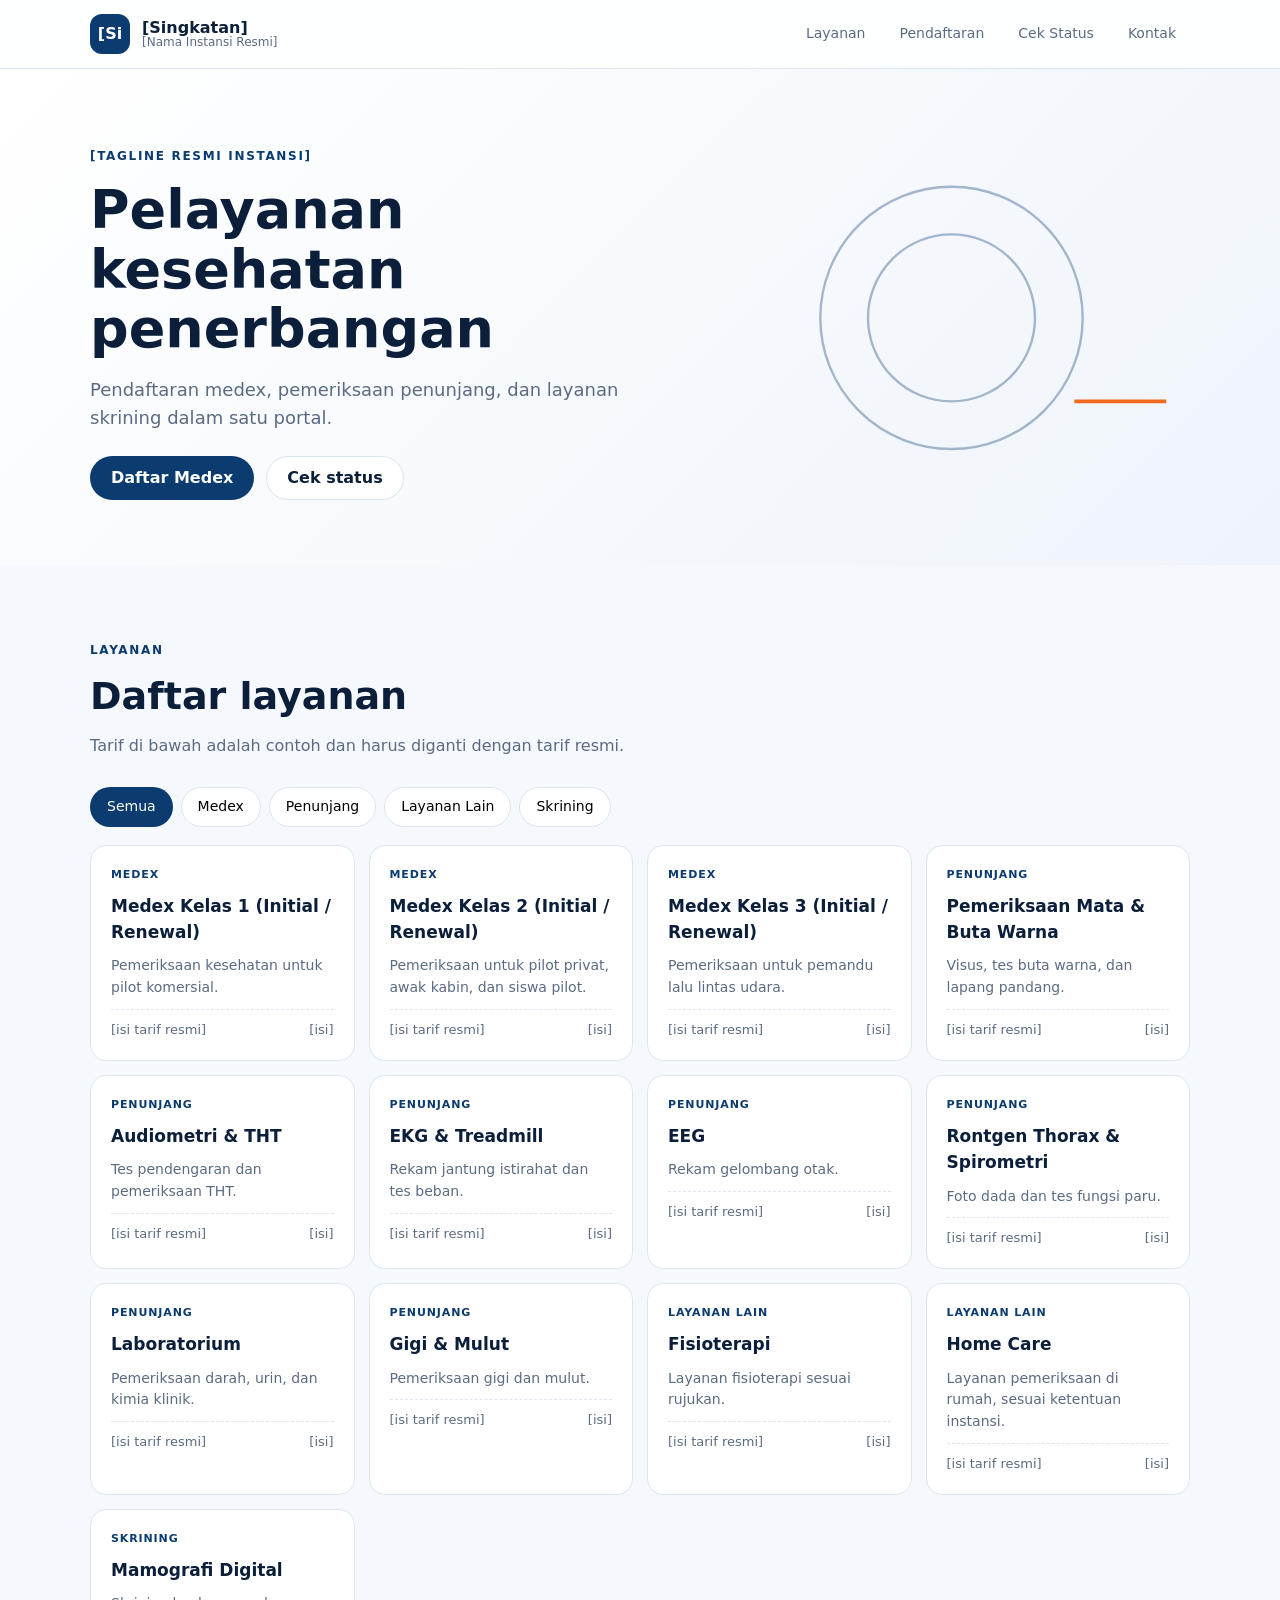
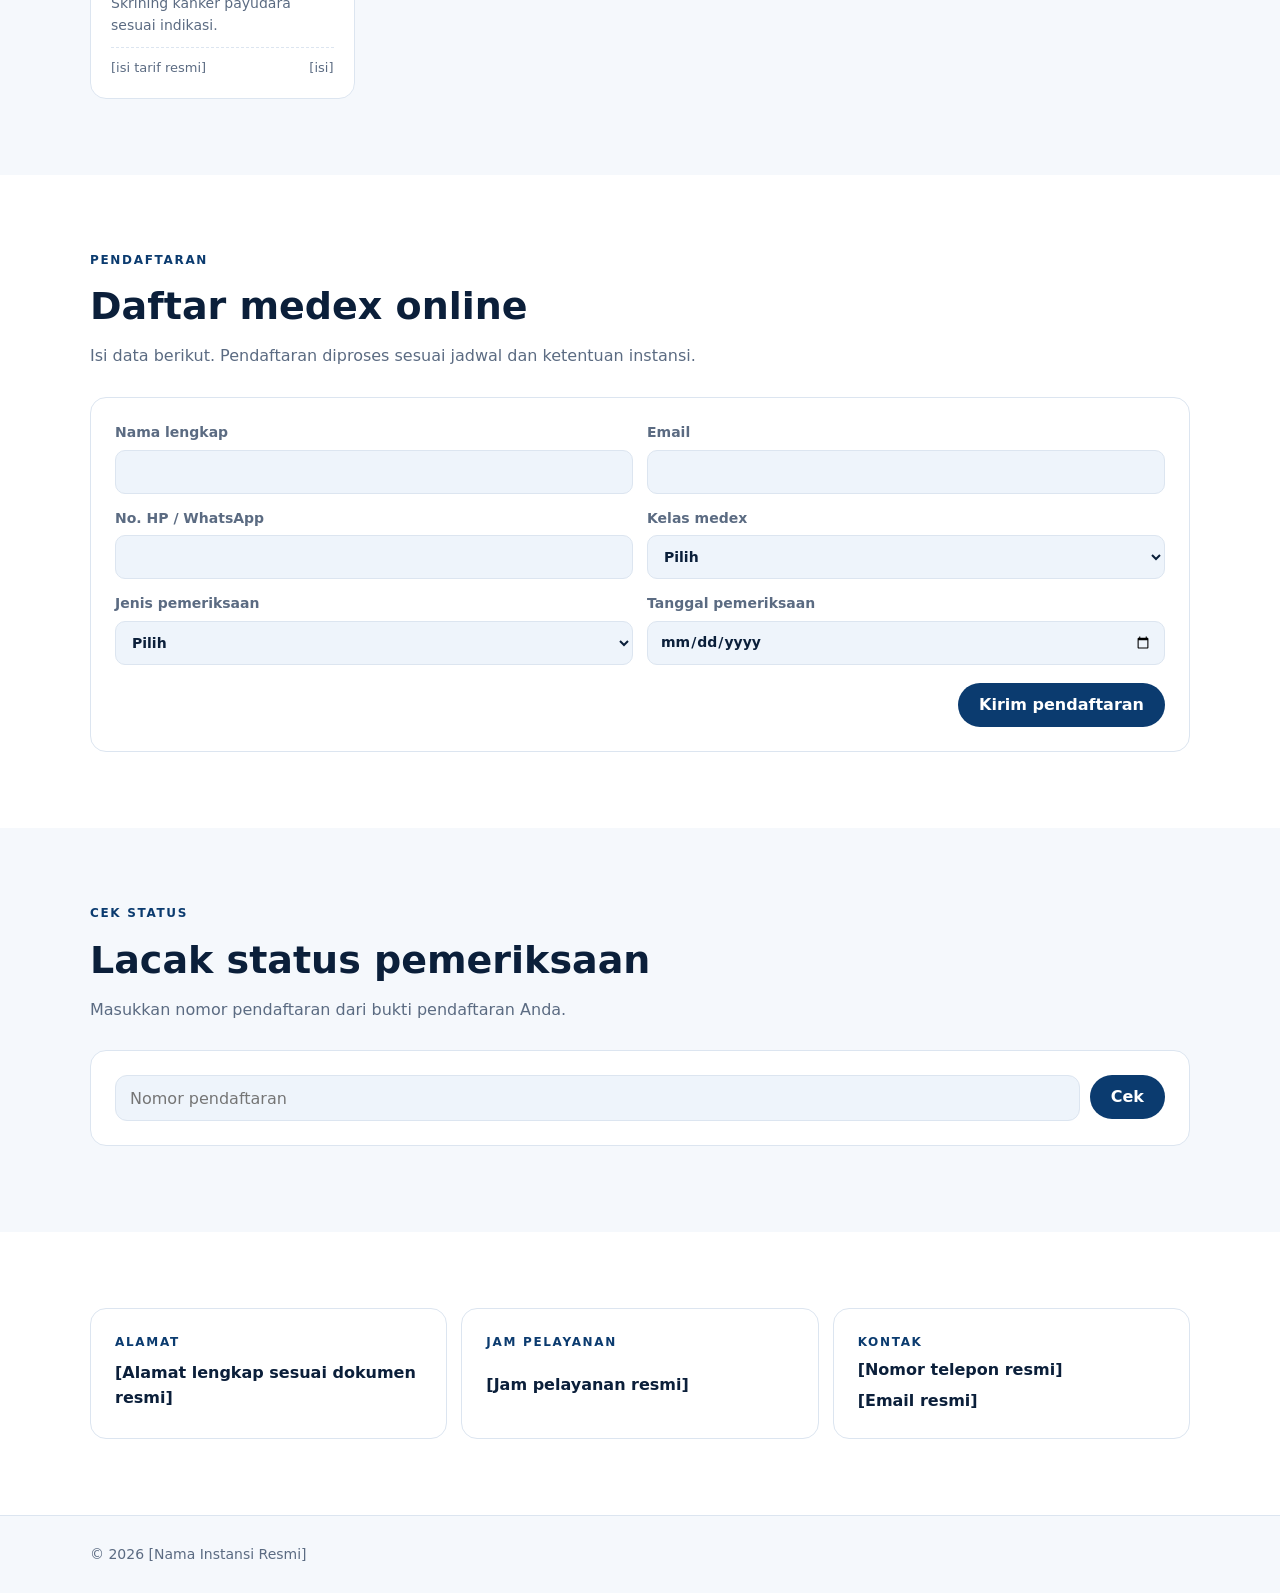
<file: portal-instansi/index.html>
<!doctype html>
<html lang="id">
<head>
  <meta charset="utf-8">
  <meta name="viewport" content="width=device-width,initial-scale=1">
  <title>Portal Pelayanan</title>
  <link rel="stylesheet" href="style.css">
  <script src="config.js"></script>
</head>
<body>
  <header class="topbar" id="topbar">
    <div class="wrap nav">
      <a class="brand" href="#beranda">
        <span class="logo" id="logo"></span>
        <span class="brand-tx"><b id="namaSingkat"></b><small id="namaPanjang"></small></span>
      </a>
      <nav class="menu" aria-label="Menu utama">
        <a href="#layanan">Layanan</a>
        <a href="#pendaftaran">Pendaftaran</a>
        <a href="#status">Cek Status</a>
        <a href="#kontak">Kontak</a>
      </nav>
    </div>
  </header>

  <main>
    <section class="hero" id="beranda">
      <div class="wrap hero-g">
        <div class="hero-tx">
          <span class="eyebrow" id="tagline"></span>
          <h1>Pelayanan kesehatan penerbangan</h1>
          <p class="lead">Pendaftaran medex, pemeriksaan penunjang, dan layanan skrining dalam satu portal.</p>
          <div class="hero-cta">
            <a class="btn btn-main" href="#pendaftaran">Daftar Medex</a>
            <a class="btn" href="#status">Cek status</a>
          </div>
        </div>
        <div class="hero-art" aria-hidden="true">
          <svg viewBox="0 0 400 300">
            <circle class="ring r1" cx="200" cy="150" r="110"/>
            <circle class="ring r2" cx="200" cy="150" r="70"/>
            <path class="pulse" d="M20 220 H120 L140 190 L160 250 L180 120 L200 260 L220 220 H380" fill="none" stroke-width="3" stroke-linejoin="round"/>
          </svg>
        </div>
      </div>
    </section>

    <section class="sec" id="layanan">
      <div class="wrap">
        <div class="sh"><span class="eyebrow">Layanan</span><h2>Daftar layanan</h2><p>Tarif di bawah adalah contoh dan harus diganti dengan tarif resmi.</p></div>
        <div class="filters" id="filters"></div>
        <div class="list" id="daftarLayanan"></div>
      </div>
    </section>

    <section class="sec alt" id="pendaftaran">
      <div class="wrap">
        <div class="sh"><span class="eyebrow">Pendaftaran</span><h2>Daftar medex online</h2><p>Isi data berikut. Pendaftaran diproses sesuai jadwal dan ketentuan instansi.</p></div>
        <form class="form card" id="formDaftar" novalidate>
          <div class="grid2">
            <label>Nama lengkap<input name="nama" required autocomplete="name"></label>
            <label>Email<input name="email" type="email" required autocomplete="email"></label>
            <label>No. HP / WhatsApp<input name="telp" type="tel" required autocomplete="tel"></label>
            <label>Kelas medex
              <select name="kelas" required>
                <option value="">Pilih</option>
                <option>Kelas 1</option><option>Kelas 2</option><option>Kelas 3</option>
              </select>
            </label>
            <label>Jenis pemeriksaan
              <select name="jenis" required>
                <option value="">Pilih</option>
                <option>Initial</option><option>Renewal</option><option>Special</option>
              </select>
            </label>
            <label>Tanggal pemeriksaan<input name="tanggal" type="date" required></label>
          </div>
          <div class="form-foot">
            <p class="msg" id="msgDaftar" role="status"></p>
            <button class="btn btn-main" type="submit">Kirim pendaftaran</button>
          </div>
        </form>
      </div>
    </section>

    <section class="sec" id="status">
      <div class="wrap">
        <div class="sh"><span class="eyebrow">Cek status</span><h2>Lacak status pemeriksaan</h2><p>Masukkan nomor pendaftaran dari bukti pendaftaran Anda.</p></div>
        <form class="form card row-form" id="formStatus" novalidate>
          <input name="no" placeholder="Nomor pendaftaran" required aria-label="Nomor pendaftaran">
          <button class="btn btn-main" type="submit">Cek</button>
        </form>
        <p class="msg" id="msgStatus" role="status"></p>
      </div>
    </section>

    <section class="sec alt" id="kontak">
      <div class="wrap grid3">
        <div class="card"><span class="eyebrow">Alamat</span><b id="alamat"></b></div>
        <div class="card"><span class="eyebrow">Jam pelayanan</span><b id="jam"></b></div>
        <div class="card"><span class="eyebrow">Kontak</span><b id="telepon"></b><b id="email"></b></div>
      </div>
    </section>
  </main>

  <footer class="foot">
    <div class="wrap">
      <span id="footNama"></span>
    </div>
  </footer>

  <script src="app.js"></script>
</body>
</html>
</file>
<file: portal-instansi/style.css>
:root{
  --main:#0B3B6F; --aksen:#F26B1D;
  --bg:#F5F8FC; --sf:#FFFFFF; --sf2:#EEF4FB; --ink:#0B1F3A; --mu:#5B6B82; --ln:#DCE5F0;
  --rad:16px;
  --fd:"Segoe UI",system-ui,sans-serif; --fb:"Segoe UI",system-ui,sans-serif;
}
@media (prefers-color-scheme: dark){:root:not([data-theme="light"]){
  --bg:#050E1C; --sf:#0B1A2F; --sf2:#10233D; --ink:#E6EEF9; --mu:#94A5BE; --ln:#1B2F4C;
}}
*{box-sizing:border-box}
html{scroll-behavior:smooth;scroll-padding-top:80px}
body{margin:0;background:var(--bg);color:var(--ink);font:16px/1.55 var(--fb)}
a{color:inherit;text-decoration:none}
button,input,select{font:inherit}
.wrap{max-width:1140px;margin:0 auto;padding:0 20px}
.eyebrow{font-size:12px;letter-spacing:.14em;text-transform:uppercase;color:var(--main);font-weight:600}
.btn{display:inline-flex;align-items:center;justify-content:center;height:44px;padding:0 20px;border-radius:999px;border:1px solid var(--ln);background:var(--sf);font-weight:600;cursor:pointer;transition:transform .2s,box-shadow .2s}
.btn:hover{transform:translateY(-1px);box-shadow:0 8px 20px -12px rgba(0,0,0,.35)}
.btn-main{background:var(--main);color:#fff;border-color:transparent}
:focus-visible{outline:2px solid var(--aksen);outline-offset:2px}

/* header */
.topbar{position:sticky;top:0;z-index:20;background:color-mix(in srgb,var(--sf) 90%,transparent);backdrop-filter:blur(10px);border-bottom:1px solid var(--ln)}
.nav{display:flex;align-items:center;justify-content:space-between;height:68px;gap:16px}
.brand{display:flex;align-items:center;gap:12px}
.logo{width:40px;height:40px;border-radius:12px;background:var(--main);color:#fff;display:grid;place-items:center;font-weight:700;overflow:hidden}
.logo img{width:100%;height:100%;object-fit:contain}
.brand-tx{display:grid;line-height:1.1}
.brand-tx b{font-size:16px}
.brand-tx small{color:var(--mu);font-size:12px}
.menu{display:flex;gap:6px}
.menu a{padding:8px 14px;border-radius:999px;color:var(--mu);font-weight:500;font-size:14px}
.menu a:hover{background:var(--sf2);color:var(--ink)}

/* hero */
.hero{padding:70px 0 60px;background:linear-gradient(135deg,var(--sf),var(--sf2));overflow:hidden}
.hero-g{display:grid;grid-template-columns:1.1fr .9fr;gap:40px;align-items:center}
.hero h1{font-size:clamp(34px,5vw,54px);line-height:1.1;margin:12px 0}
.lead{color:var(--mu);font-size:18px;max-width:52ch}
.hero-cta{display:flex;gap:12px;flex-wrap:wrap;margin-top:24px}
.hero-art svg{width:100%;height:auto}
.ring{fill:none;stroke:var(--main);stroke-width:2;transform-origin:200px 150px;animation:spin 16s linear infinite;opacity:.35}
.ring.r2{animation-duration:10s;animation-direction:reverse}
.pulse{stroke:var(--aksen);stroke-dasharray:600;stroke-dashoffset:600;animation:draw 2.8s ease-out infinite}
@keyframes spin{to{transform:rotate(360deg)}}
@keyframes draw{to{stroke-dashoffset:0}}

/* sections */
.sec{padding:76px 0}
.sec.alt{background:var(--sf)}
.sh{display:grid;gap:8px;margin-bottom:28px;max-width:640px}
.sh h2{font-size:clamp(28px,3.4vw,38px);margin:0}
.sh p{color:var(--mu);margin:0}

.filters{display:flex;gap:8px;flex-wrap:wrap;margin-bottom:18px}
.filters button{padding:8px 16px;border-radius:999px;border:1px solid var(--ln);background:var(--sf);cursor:pointer;font-size:14px}
.filters button[aria-pressed="true"]{background:var(--main);color:#fff;border-color:transparent}
.list{display:grid;grid-template-columns:repeat(auto-fill,minmax(260px,1fr));gap:14px}
.item{background:var(--sf);border:1px solid var(--ln);border-radius:var(--rad);padding:20px;display:grid;gap:10px;align-content:start;transition:transform .25s,box-shadow .25s;animation:up .5s both}
.item:hover{transform:translateY(-3px);box-shadow:0 14px 30px -18px rgba(0,0,0,.35)}
.item h3{margin:0;font-size:17px}
.item p{margin:0;color:var(--mu);font-size:14px}
.item .meta{display:flex;justify-content:space-between;font-size:13px;color:var(--mu);border-top:1px dashed var(--ln);padding-top:10px;gap:10px}
.item .tag{font-size:11px;letter-spacing:.08em;text-transform:uppercase;color:var(--main);font-weight:600}
@keyframes up{from{opacity:0;transform:translateY(12px)}}

/* forms */
.card{background:var(--sf);border:1px solid var(--ln);border-radius:var(--rad);padding:24px}
.form .grid2{display:grid;grid-template-columns:1fr 1fr;gap:14px}
.form label{display:grid;gap:6px;font-size:14px;font-weight:600;color:var(--mu)}
.form input,.form select{height:44px;padding:0 12px;border-radius:10px;border:1px solid var(--ln);background:var(--sf2);color:var(--ink)}
.form input:focus,.form select:focus{outline:2px solid var(--aksen);outline-offset:0}
.form input.bad{border-color:#CC3C31}
.form-foot{display:flex;justify-content:space-between;align-items:center;gap:12px;margin-top:18px;flex-wrap:wrap}
.row-form{display:flex;gap:10px}
.row-form input{flex:1;height:46px;padding:0 14px;border-radius:12px;border:1px solid var(--ln);background:var(--sf2);color:var(--ink)}
.msg{margin:10px 0 0;font-size:14px;color:var(--mu)}
.msg.ok{color:#16915F}
.msg.err{color:#CC3C31}
.grid3{display:grid;grid-template-columns:repeat(3,1fr);gap:14px}
.grid3 .card{display:grid;gap:6px}

.foot{border-top:1px solid var(--ln);padding:28px 0;color:var(--mu);font-size:14px}

@media (max-width:860px){
  .hero-g{grid-template-columns:1fr}
  .menu a{padding:6px 10px;font-size:13px}
  .grid3{grid-template-columns:1fr}
}
@media (max-width:560px){
  .form .grid2{grid-template-columns:1fr}
  .menu{display:none}
  .row-form{flex-direction:column}
}
@media (prefers-reduced-motion:reduce){*{animation:none!important;transition:none!important}}
</file>
